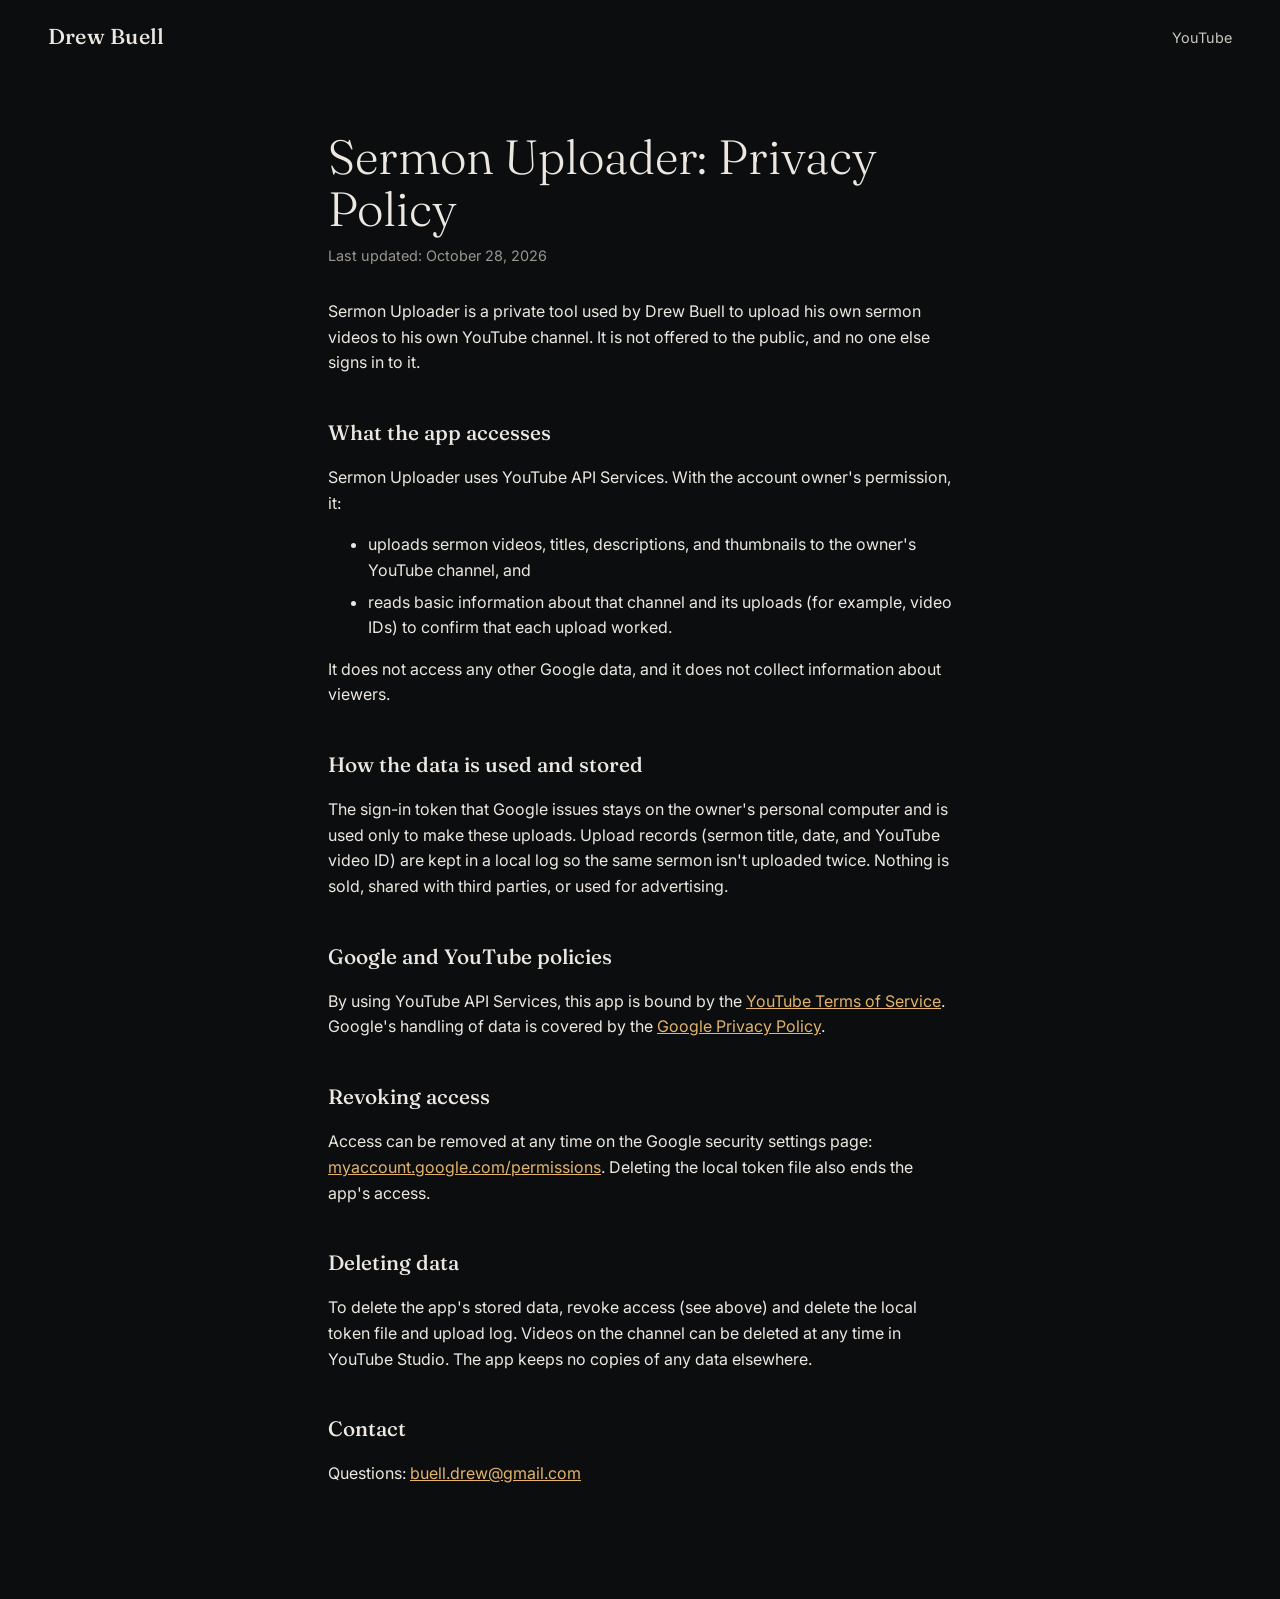
<file: privacy.html>
<!doctype html>
<html lang="en">
<head>
  <meta charset="utf-8">
  <meta name="viewport" content="width=device-width, initial-scale=1">
  <title>Privacy Policy | Drew Buell</title>
  <meta name="description" content="Privacy policy for Sermon Uploader, Drew Buell's private tool for uploading sermons to his YouTube channel.">
  <meta name="robots" content="noindex">
  <link rel="preconnect" href="https://fonts.googleapis.com">
  <link rel="preconnect" href="https://fonts.gstatic.com" crossorigin>
  <link href="https://fonts.googleapis.com/css2?family=Fraunces:opsz,wght@9..144,300;9..144,500&family=Inter:wght@400;500;600&display=swap" rel="stylesheet">
  <link rel="stylesheet" href="drone/styles.css">
  <style>
    .policy { max-width: 720px; margin: 0 auto; padding: 24px var(--gutter) 96px; }
    .policy h1 { font-family: var(--serif); font-weight: 300; font-size: clamp(2rem, 5vw, 3rem); line-height: 1.1; margin: 32px 0 8px; }
    .policy h2 { font-family: var(--serif); font-weight: 500; font-size: 1.3rem; margin: 40px 0 8px; }
    .policy .updated { color: var(--muted); font-size: .9rem; margin: 0 0 32px; }
    .policy a { color: var(--accent); }
    .policy li { margin-bottom: 6px; }
  </style>
</head>
<body>

  <nav class="topnav">
    <a class="brand" href="./">Drew Buell</a>
    <div class="navlinks">
      <a href="https://www.youtube.com/@DrewBuell" target="_blank" rel="noopener">YouTube</a>
    </div>
  </nav>

  <main class="policy">
    <h1>Sermon Uploader: Privacy Policy</h1>
    <p class="updated">Last updated: October 28, 2026</p>

    <p>Sermon Uploader is a private tool used by Drew Buell to upload his own sermon videos to his own YouTube channel. It is not offered to the public, and no one else signs in to it.</p>

    <h2>What the app accesses</h2>
    <p>Sermon Uploader uses YouTube API Services. With the account owner's permission, it:</p>
    <ul>
      <li>uploads sermon videos, titles, descriptions, and thumbnails to the owner's YouTube channel, and</li>
      <li>reads basic information about that channel and its uploads (for example, video IDs) to confirm that each upload worked.</li>
    </ul>
    <p>It does not access any other Google data, and it does not collect information about viewers.</p>

    <h2>How the data is used and stored</h2>
    <p>The sign-in token that Google issues stays on the owner's personal computer and is used only to make these uploads. Upload records (sermon title, date, and YouTube video ID) are kept in a local log so the same sermon isn't uploaded twice. Nothing is sold, shared with third parties, or used for advertising.</p>

    <h2>Google and YouTube policies</h2>
    <p>By using YouTube API Services, this app is bound by the <a href="https://www.youtube.com/t/terms">YouTube Terms of Service</a>. Google's handling of data is covered by the <a href="https://policies.google.com/privacy">Google Privacy Policy</a>.</p>

    <h2>Revoking access</h2>
    <p>Access can be removed at any time on the Google security settings page: <a href="https://myaccount.google.com/permissions">myaccount.google.com/permissions</a>. Deleting the local token file also ends the app's access.</p>

    <h2>Deleting data</h2>
    <p>To delete the app's stored data, revoke access (see above) and delete the local token file and upload log. Videos on the channel can be deleted at any time in YouTube Studio. The app keeps no copies of any data elsewhere.</p>

    <h2>Contact</h2>
    <p>Questions: <a href="mailto:buell.drew@gmail.com">buell.drew@gmail.com</a></p>
  </main>

</body>
</html>
</file>
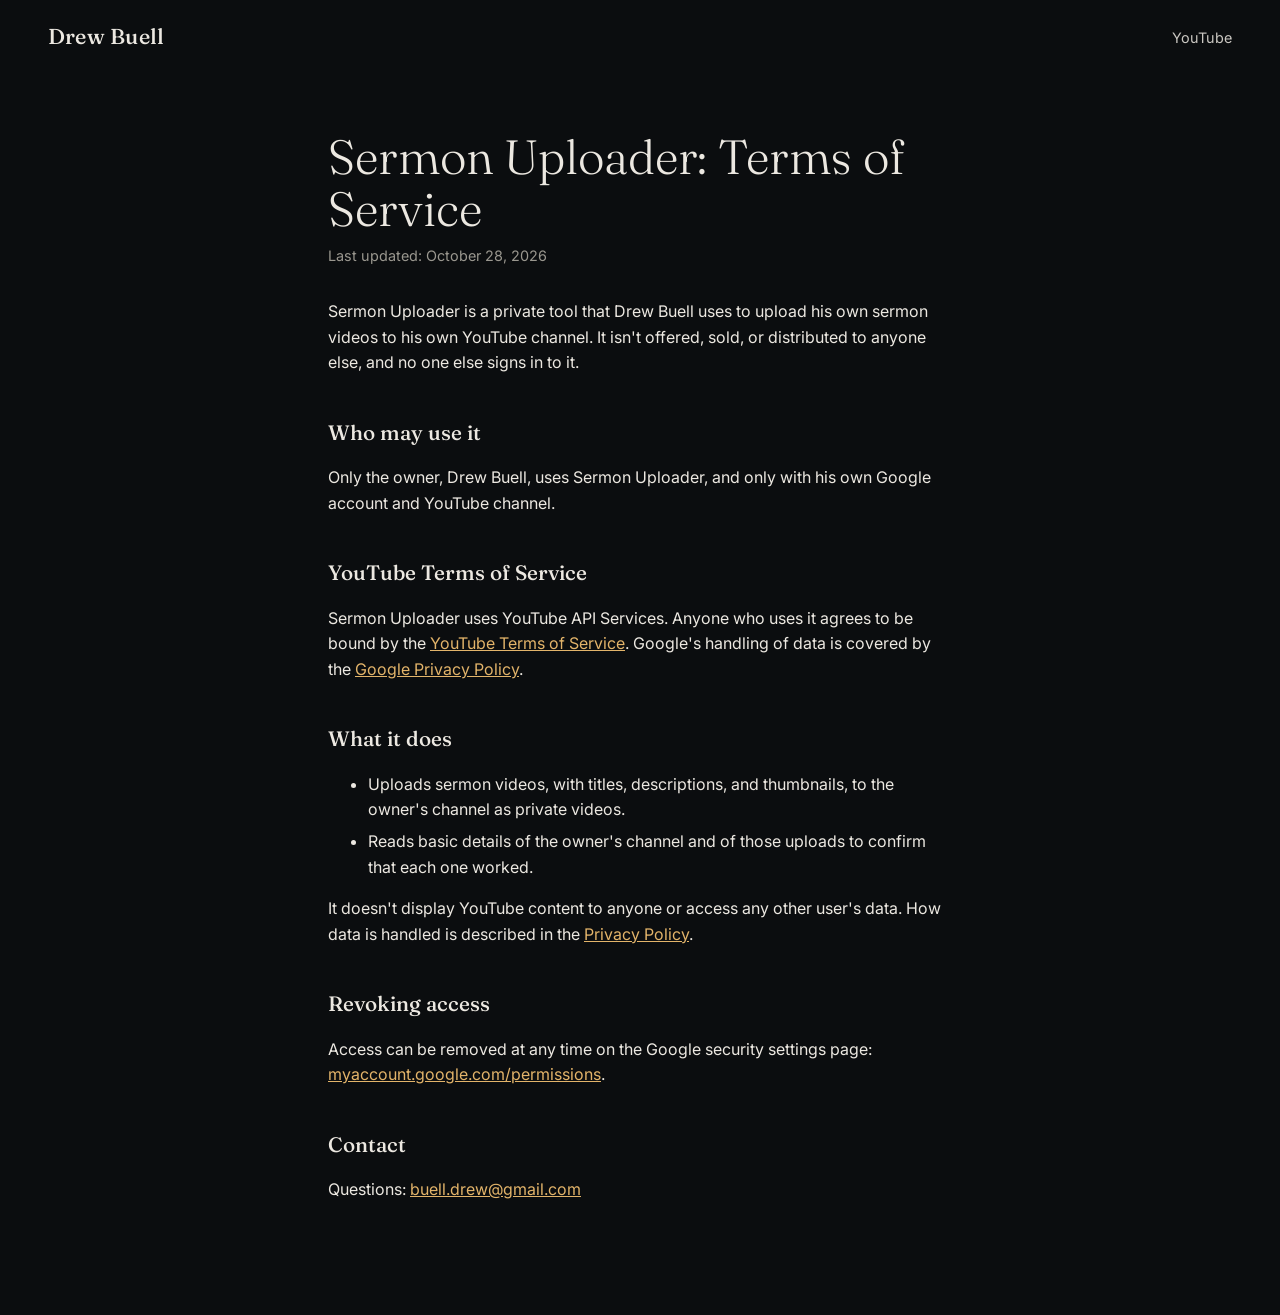
<file: terms.html>
<!doctype html>
<html lang="en">
<head>
  <meta charset="utf-8">
  <meta name="viewport" content="width=device-width, initial-scale=1">
  <title>Terms of Service | Drew Buell</title>
  <meta name="description" content="Terms of service for Sermon Uploader, Drew Buell's private tool for uploading sermons to his YouTube channel.">
  <meta name="robots" content="noindex">
  <link rel="preconnect" href="https://fonts.googleapis.com">
  <link rel="preconnect" href="https://fonts.gstatic.com" crossorigin>
  <link href="https://fonts.googleapis.com/css2?family=Fraunces:opsz,wght@9..144,300;9..144,500&family=Inter:wght@400;500;600&display=swap" rel="stylesheet">
  <link rel="stylesheet" href="drone/styles.css">
  <style>
    .policy { max-width: 720px; margin: 0 auto; padding: 24px var(--gutter) 96px; }
    .policy h1 { font-family: var(--serif); font-weight: 300; font-size: clamp(2rem, 5vw, 3rem); line-height: 1.1; margin: 32px 0 8px; }
    .policy h2 { font-family: var(--serif); font-weight: 500; font-size: 1.3rem; margin: 40px 0 8px; }
    .policy .updated { color: var(--muted); font-size: .9rem; margin: 0 0 32px; }
    .policy a { color: var(--accent); }
    .policy li { margin-bottom: 6px; }
  </style>
</head>
<body>

  <nav class="topnav">
    <a class="brand" href="./">Drew Buell</a>
    <div class="navlinks">
      <a href="https://www.youtube.com/@DrewBuell" target="_blank" rel="noopener">YouTube</a>
    </div>
  </nav>

  <main class="policy">
    <h1>Sermon Uploader: Terms of Service</h1>
    <p class="updated">Last updated: October 28, 2026</p>

    <p>Sermon Uploader is a private tool that Drew Buell uses to upload his own sermon videos to his own YouTube channel. It isn't offered, sold, or distributed to anyone else, and no one else signs in to it.</p>

    <h2>Who may use it</h2>
    <p>Only the owner, Drew Buell, uses Sermon Uploader, and only with his own Google account and YouTube channel.</p>

    <h2>YouTube Terms of Service</h2>
    <p>Sermon Uploader uses YouTube API Services. Anyone who uses it agrees to be bound by the <a href="https://www.youtube.com/t/terms">YouTube Terms of Service</a>. Google's handling of data is covered by the <a href="https://policies.google.com/privacy">Google Privacy Policy</a>.</p>

    <h2>What it does</h2>
    <ul>
      <li>Uploads sermon videos, with titles, descriptions, and thumbnails, to the owner's channel as private videos.</li>
      <li>Reads basic details of the owner's channel and of those uploads to confirm that each one worked.</li>
    </ul>
    <p>It doesn't display YouTube content to anyone or access any other user's data. How data is handled is described in the <a href="privacy.html">Privacy Policy</a>.</p>

    <h2>Revoking access</h2>
    <p>Access can be removed at any time on the Google security settings page: <a href="https://myaccount.google.com/permissions">myaccount.google.com/permissions</a>.</p>

    <h2>Contact</h2>
    <p>Questions: <a href="mailto:buell.drew@gmail.com">buell.drew@gmail.com</a></p>
  </main>

</body>
</html>
</file>
<file: drone/styles.css>
:root {
  --bg: #0b0d0f;
  --panel: #14171a;
  --line: #262a2f;
  --text: #ece8e1;
  --muted: #9a978f;
  --accent: #e3b46a;
  --serif: "Fraunces", Georgia, serif;
  --sans: "Inter", system-ui, sans-serif;
  --gutter: clamp(16px, 4vw, 48px);
}

* { box-sizing: border-box; }
html { scroll-behavior: smooth; }
body {
  margin: 0;
  background: var(--bg);
  color: var(--text);
  font: 16px/1.6 var(--sans);
  -webkit-font-smoothing: antialiased;
}
a { color: inherit; }
button { font: inherit; color: inherit; }

/* Hero */
.hero {
  position: relative;
  min-height: 100svh;
  display: flex;
  flex-direction: column;
  justify-content: space-between;
  overflow: hidden;
}
.hero-video {
  position: absolute; inset: 0;
  width: 100%; height: 100%;
  object-fit: cover;
}
.hero-shade {
  position: absolute; inset: 0;
  background:
    linear-gradient(to bottom, rgba(0,0,0,.45), transparent 30%),
    linear-gradient(to top, var(--bg) 2%, rgba(11,13,15,.55) 35%, transparent 70%);
}
.topnav {
  position: relative;
  display: flex; justify-content: space-between; align-items: center;
  padding: 20px var(--gutter);
}
.brand {
  font-family: var(--serif); font-size: 1.35rem; font-weight: 500;
  text-decoration: none; letter-spacing: .01em;
}
.navlinks { display: flex; gap: clamp(14px, 3vw, 32px); }
.navlinks a { text-decoration: none; font-size: .9rem; opacity: .85; }
.navlinks a:hover { opacity: 1; }
.hero-text {
  position: relative;
  padding: 0 var(--gutter) clamp(48px, 10vh, 110px);
  max-width: 760px;
}
.eyebrow {
  text-transform: uppercase; letter-spacing: .18em;
  font-size: .75rem; color: var(--accent); margin: 0 0 12px;
}
h1 {
  font-family: var(--serif); font-weight: 300;
  font-size: clamp(2.6rem, 7vw, 5.2rem); line-height: 1.02;
  margin: 0 0 18px;
}
.lede { font-size: clamp(1rem, 1.6vw, 1.15rem); color: #d6d2ca; max-width: 520px; margin: 0 0 28px; }
.button {
  display: inline-block; padding: 12px 22px;
  border: 1px solid rgba(255,255,255,.5); border-radius: 999px;
  text-decoration: none; font-weight: 500; font-size: .95rem;
  backdrop-filter: blur(6px); background: rgba(0,0,0,.2);
  transition: background .2s, border-color .2s;
}
.button:hover { background: rgba(255,255,255,.12); border-color: #fff; }

/* Sections */
.section { padding: clamp(56px, 9vw, 110px) var(--gutter) 0; max-width: 1500px; margin: 0 auto; }
.section-head { margin-bottom: 28px; }
h2 { font-family: var(--serif); font-weight: 400; font-size: clamp(1.8rem, 3.5vw, 2.6rem); margin: 0 0 6px; }
.section-head p { color: var(--muted); margin: 0; }

/* Films */
.films { display: grid; grid-template-columns: repeat(auto-fill, minmax(min(100%, 420px), 1fr)); gap: 28px; }
.film { margin: 0; }
.film-frame {
  position: relative; aspect-ratio: 16 / 9;
  background: var(--panel); border-radius: 6px; overflow: hidden;
}
.film-frame img, .film-frame iframe {
  position: absolute; inset: 0; width: 100%; height: 100%; border: 0; object-fit: cover;
}
.film-play {
  position: absolute; inset: 0; width: 100%;
  border: 0; padding: 0; cursor: pointer; background: transparent;
}
.film-play img { transition: transform .6s ease, filter .3s; filter: brightness(.82); }
.film-play:hover img { transform: scale(1.03); filter: brightness(1); }
.film-play .play-icon {
  position: absolute; left: 50%; top: 50%; transform: translate(-50%, -50%);
  width: 68px; height: 68px; border-radius: 50%;
  background: rgba(0,0,0,.45); border: 1px solid rgba(255,255,255,.6);
  backdrop-filter: blur(4px);
}
.film-play .play-icon::after {
  content: ""; position: absolute; left: 27px; top: 21px;
  border-style: solid; border-width: 13px 0 13px 21px;
  border-color: transparent transparent transparent #fff;
}
.film figcaption { padding: 12px 2px 0; }
.film-title { font-family: var(--serif); font-size: 1.25rem; }
.film-note { color: var(--muted); font-size: .9rem; }

/* Gallery */
.filters { display: flex; flex-wrap: wrap; gap: 8px; margin-bottom: 22px; }
.chip {
  padding: 7px 14px; border-radius: 999px; cursor: pointer;
  border: 1px solid var(--line); background: transparent; font-size: .88rem; color: var(--muted);
}
.chip:hover { color: var(--text); border-color: #444; }
.chip.is-active { background: var(--text); color: var(--bg); border-color: var(--text); }
.grid { display: grid; grid-template-columns: repeat(auto-fill, minmax(min(100%, 300px), 1fr)); gap: 10px; }
.tile {
  position: relative; aspect-ratio: 16 / 9; overflow: hidden;
  border: 0; padding: 0; border-radius: 4px; cursor: zoom-in; background: var(--panel);
}
.tile video { width: 100%; height: 100%; object-fit: cover; display: block; transition: transform .8s ease; }
.tile:hover video { transform: scale(1.04); }
.tile-label {
  position: absolute; left: 0; right: 0; bottom: 0;
  padding: 26px 12px 9px; text-align: left; font-size: .85rem; font-weight: 500;
  background: linear-gradient(transparent, rgba(0,0,0,.7));
  opacity: 0; transform: translateY(4px); transition: opacity .25s, transform .25s;
}
.tile:hover .tile-label, .tile:focus-visible .tile-label { opacity: 1; transform: none; }
@media (hover: none) { .tile-label { opacity: 1; transform: none; } }
.tile[hidden] { display: none; }

/* Footer */
.footer {
  margin-top: clamp(64px, 10vw, 120px); padding: 32px var(--gutter) 48px;
  border-top: 1px solid var(--line); color: var(--muted); font-size: .9rem;
  display: flex; flex-wrap: wrap; gap: 8px 32px; justify-content: space-between;
}
.footer p { margin: 0; }
.footer .legal { flex-basis: 100%; font-size: .8rem; }

/* Full-size viewer */
.viewer {
  position: fixed; inset: 0; z-index: 10;
  background: rgba(5,6,7,.96);
  display: grid; grid-template-columns: 64px 1fr 64px; align-items: center;
}
.viewer[hidden] { display: none; }
.viewer-body { margin: 0; display: flex; flex-direction: column; align-items: center; min-width: 0; }
.viewer video { width: 100%; max-height: calc(100svh - 120px); background: #000; border-radius: 4px; }
.viewer figcaption {
  width: 100%; display: flex; justify-content: space-between; gap: 16px; flex-wrap: wrap;
  padding: 12px 2px 0; font-size: .95rem;
}
#viewer-title { font-family: var(--serif); font-size: 1.15rem; }
#viewer-film { color: var(--accent); text-decoration: none; }
#viewer-film:hover { text-decoration: underline; }
.viewer-close, .viewer-nav { background: none; border: 0; cursor: pointer; opacity: .7; }
.viewer-close:hover, .viewer-nav:hover { opacity: 1; }
.viewer-close { position: absolute; top: 10px; right: 16px; font-size: 2.2rem; line-height: 1; }
.viewer-nav { font-size: 3rem; height: 100%; }
@media (max-width: 640px) {
  .viewer { grid-template-columns: 1fr; padding: 0 12px; }
  .viewer-nav { position: absolute; bottom: 12px; height: auto; font-size: 2.4rem; }
  .viewer-nav.prev { left: 16px; }
  .viewer-nav.next { right: 16px; }
}

@media (prefers-reduced-motion: reduce) {
  html { scroll-behavior: auto; }
  .tile video, .film-play img { transition: none; }
}
</file>
